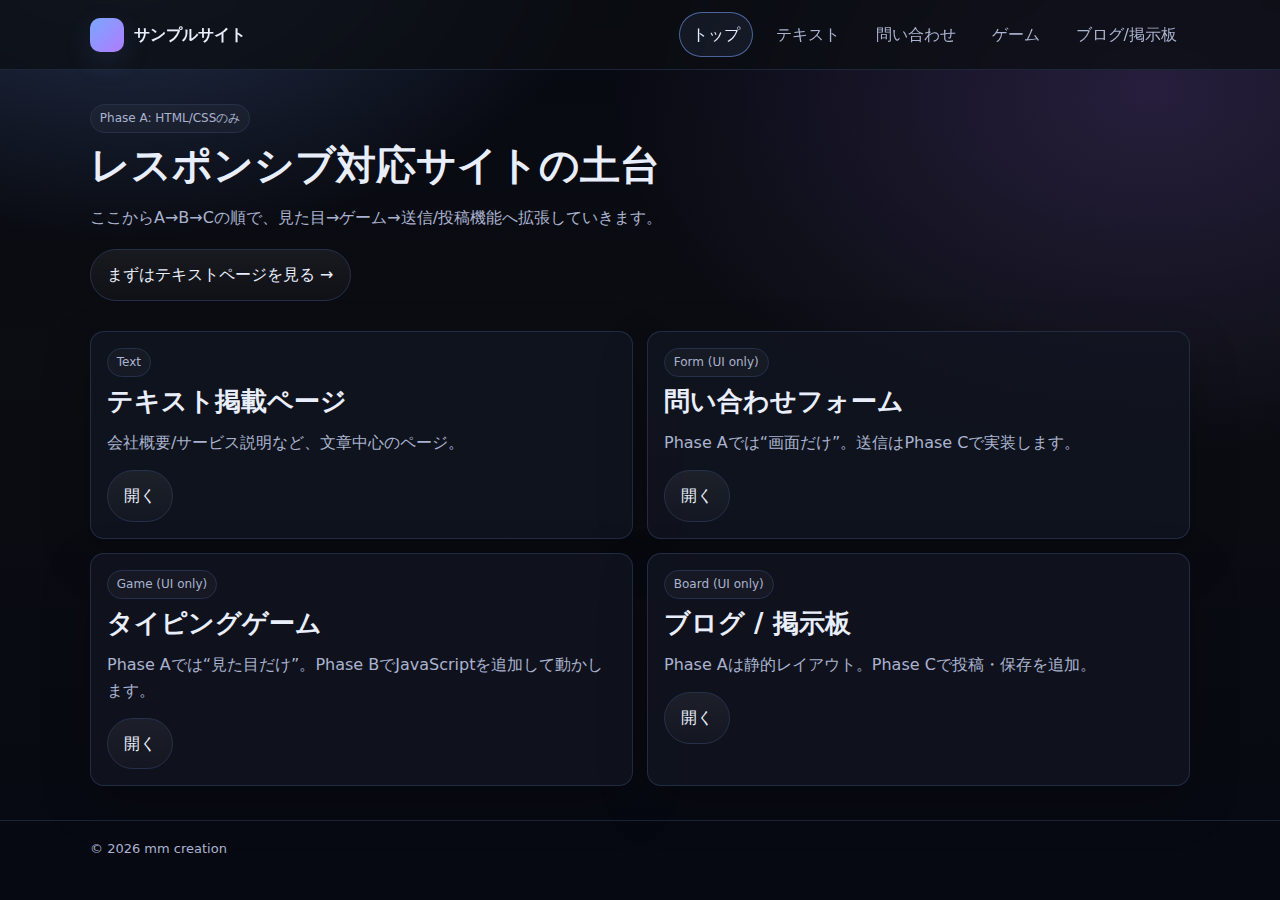
<file: index.html>
<!doctype html>
<html lang="ja">
<head>
  <meta charset="utf-8" />
  <meta name="viewport" content="width=device-width, initial-scale=1" />
  <title>サンプルサイト | トップ</title>
  <link rel="stylesheet" href="./css/style.css" />
</head>
<body>
  <header class="site-header">
    <div class="container header-inner">
      <a class="brand" href="./index.html">
        <span class="logo" aria-hidden="true"></span>
        <span>サンプルサイト</span>
      </a>
      <nav class="nav" aria-label="メインメニュー">
        <a href="./index.html" aria-current="page">トップ</a>
        <a href="./pages/about.html">テキスト</a>
        <a href="./pages/contact.html">問い合わせ</a>
        <a href="./pages/game.html">ゲーム</a>
        <a href="./pages/board.html">ブログ/掲示板</a>
      </nav>
    </div>
  </header>

  <main class="container">
    <section class="hero">
      <span class="badge">Phase A: HTML/CSSのみ</span>
      <h1>レスポンシブ対応サイトの土台</h1>
      <p>ここからA→B→Cの順で、見た目→ゲーム→送信/投稿機能へ拡張していきます。</p>
      <a class="btn" href="./pages/about.html">まずはテキストページを見る →</a>
    </section>

    <section class="grid" aria-label="ページ一覧">
      <article class="card">
        <span class="badge">Text</span>
        <h2>テキスト掲載ページ</h2>
        <p>会社概要/サービス説明など、文章中心のページ。</p>
        <div class="actions">
          <a class="btn" href="./pages/about.html">開く</a>
        </div>
      </article>

      <article class="card">
        <span class="badge">Form (UI only)</span>
        <h2>問い合わせフォーム</h2>
        <p>Phase Aでは“画面だけ”。送信はPhase Cで実装します。</p>
        <div class="actions">
          <a class="btn" href="./pages/contact.html">開く</a>
        </div>
      </article>

      <article class="card">
        <span class="badge">Game (UI only)</span>
        <h2>タイピングゲーム</h2>
        <p>Phase Aでは“見た目だけ”。Phase BでJavaScriptを追加して動かします。</p>
        <div class="actions">
          <a class="btn" href="./pages/game.html">開く</a>
        </div>
      </article>

      <article class="card">
        <span class="badge">Board (UI only)</span>
        <h2>ブログ / 掲示板</h2>
        <p>Phase Aは静的レイアウト。Phase Cで投稿・保存を追加。</p>
        <div class="actions">
          <a class="btn" href="./pages/board.html">開く</a>
        </div>
      </article>
    </section>
  </main>

  <footer class="site-footer">
    <div class="container">© <span id="y"></span> mm creation</div>
  </footer>

  <script>
    // 年だけ（見た目用。気になるならAでは消してOK）
    document.getElementById("y").textContent = new Date().getFullYear();
  </script>
</body>
</html>
</file>
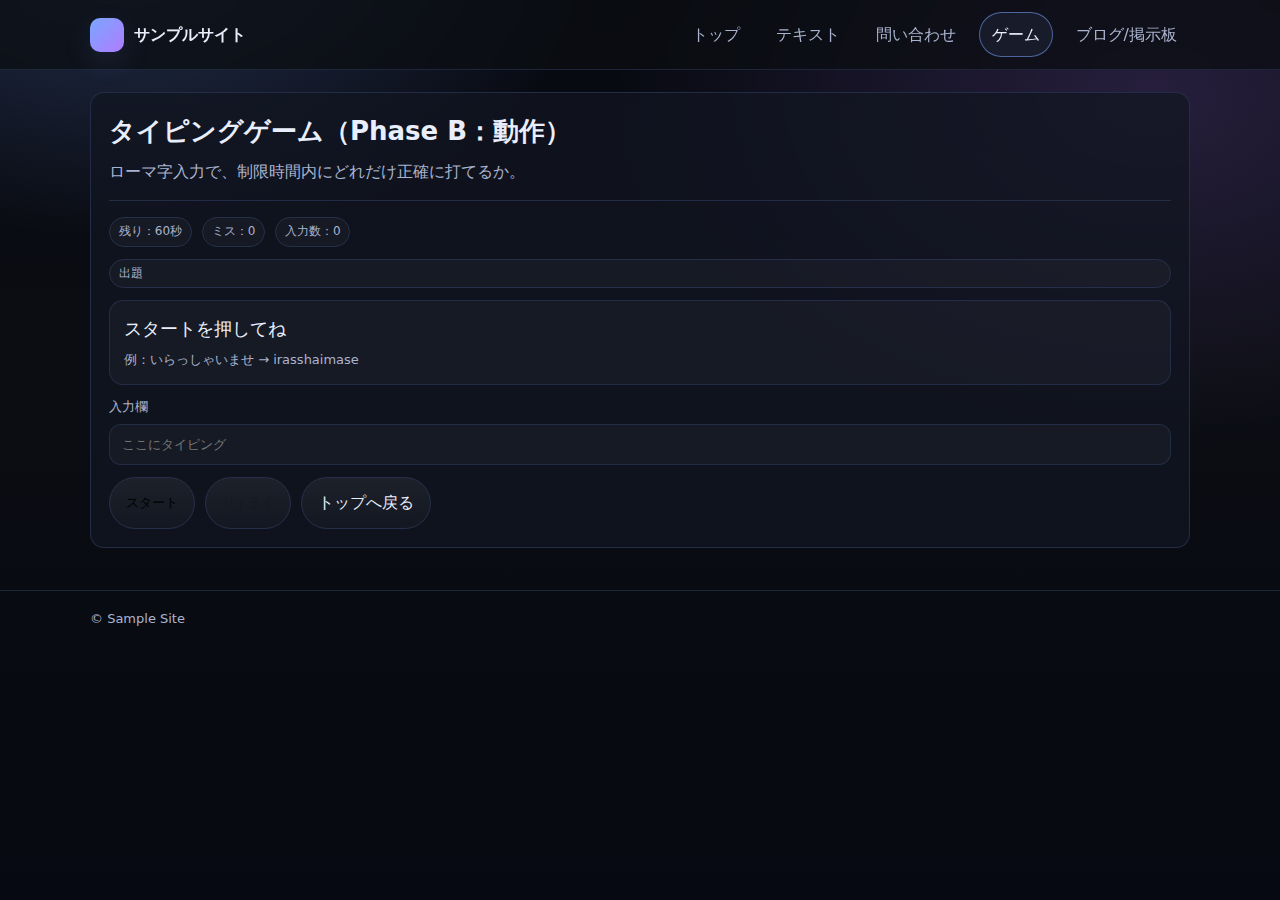
<file: game.html>
<!doctype html>
<html lang="ja">
<head>
  <meta charset="utf-8" />
  <meta name="viewport" content="width=device-width, initial-scale=1" />
  <title>サンプルサイト | ゲーム</title>
  <link rel="stylesheet" href="../css/style.css" />
</head>
<body>
  <header class="site-header">
    <div class="container header-inner">
      <a class="brand" href="../index.html">
        <span class="logo" aria-hidden="true"></span>
        <span>サンプルサイト</span>
      </a>
      <nav class="nav" aria-label="メインメニュー">
        <a href="../index.html">トップ</a>
        <a href="./about.html">テキスト</a>
        <a href="./contact.html">問い合わせ</a>
        <a href="./game.html" aria-current="page">ゲーム</a>
        <a href="./board.html">ブログ/掲示板</a>
      </nav>
    </div>
  </header>

  <main class="container page">
    <section class="panel">
      <h1>タイピングゲーム（Phase B：動作）</h1>
      <p>ローマ字入力で、制限時間内にどれだけ正確に打てるか。</p>

      <div class="hr"></div>

      <div style="display:grid; gap:12px;">
        <div style="display:flex; gap:10px; flex-wrap:wrap; align-items:center;">
          <span class="badge">残り：<span id="timeLeft">60</span>秒</span>
          <span class="badge">ミス：<span id="missCount">0</span></span>
          <span class="badge">入力数：<span id="typedCount">0</span></span>
        </div>

        <div class="badge">出題</div>
        <div class="panel" style="padding:14px; background: rgba(255,255,255,.03);">
          <div id="promptText" style="font-size: 18px;">スタートを押してね</div>
          <div style="color: var(--muted); font-size: 13px; margin-top:6px;">
            例：いらっしゃいませ → irasshaimase
          </div>
        </div>

        <div class="field">
          <label for="typeBox">入力欄</label>
          <input id="typeBox" type="text" placeholder="ここにタイピング" disabled />
        </div>

        <div id="resultBox" class="panel" style="display:none; padding:14px; background: rgba(255,255,255,.03);"></div>

        <div style="display:flex; gap:10px; flex-wrap:wrap;">
          <button class="btn" id="startBtn" type="button">スタート</button>
          <button class="btn" id="retryBtn" type="button" disabled>リトライ</button>
          <a class="btn" href="../index.html">トップへ戻る</a>
        </div>
      </div>
    </section>
  </main>

  <footer class="site-footer">
    <div class="container">© Sample Site</div>
  </footer>

  <script src="../js/game.js"></script>
</body>
</html>
</file>
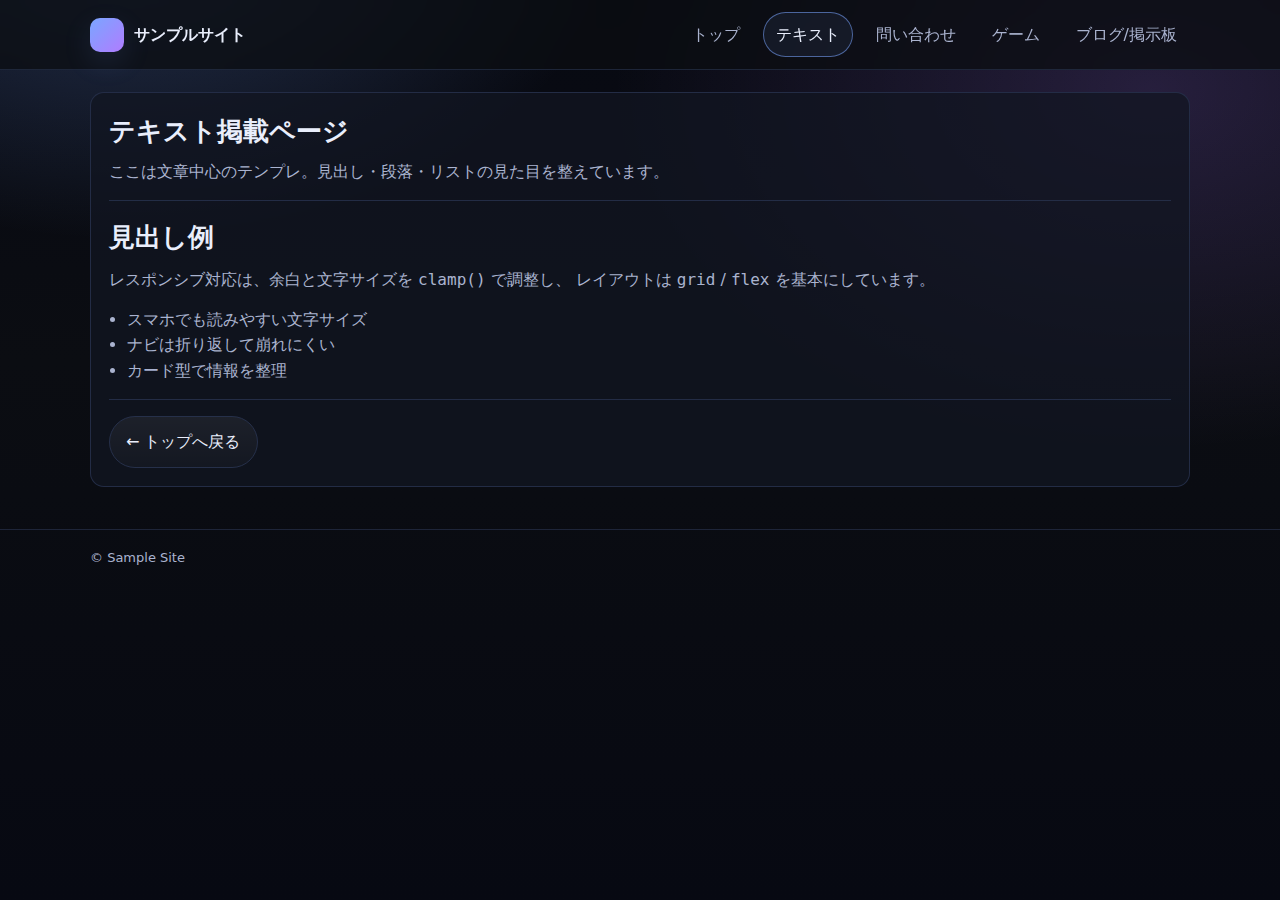
<file: pages/about.html>
<!doctype html>
<html lang="ja">
<head>
  <meta charset="utf-8" />
  <meta name="viewport" content="width=device-width, initial-scale=1" />
  <title>サンプルサイト | テキスト</title>
  <link rel="stylesheet" href="../css/style.css" />
</head>
<body>
  <header class="site-header">
    <div class="container header-inner">
      <a class="brand" href="../index.html">
        <span class="logo" aria-hidden="true"></span>
        <span>サンプルサイト</span>
      </a>
      <nav class="nav" aria-label="メインメニュー">
        <a href="../index.html">トップ</a>
        <a href="./about.html" aria-current="page">テキスト</a>
        <a href="./contact.html">問い合わせ</a>
        <a href="./game.html">ゲーム</a>
        <a href="./board.html">ブログ/掲示板</a>
      </nav>
    </div>
  </header>

  <main class="container page">
    <section class="panel">
      <h1>テキスト掲載ページ</h1>
      <p>ここは文章中心のテンプレ。見出し・段落・リストの見た目を整えています。</p>

      <div class="hr"></div>

      <h2 style="margin:0 0 8px; font-size: var(--h2);">見出し例</h2>
      <p>
        レスポンシブ対応は、余白と文字サイズを <code>clamp()</code> で調整し、
        レイアウトは <code>grid</code> / <code>flex</code> を基本にしています。
      </p>

      <ul style="margin:0; padding-left: 18px; color: var(--muted);">
        <li>スマホでも読みやすい文字サイズ</li>
        <li>ナビは折り返して崩れにくい</li>
        <li>カード型で情報を整理</li>
      </ul>

      <div class="hr"></div>

      <a class="btn" href="../index.html">← トップへ戻る</a>
    </section>
  </main>

  <footer class="site-footer">
    <div class="container">© Sample Site</div>
  </footer>
</body>
</html>
</file>
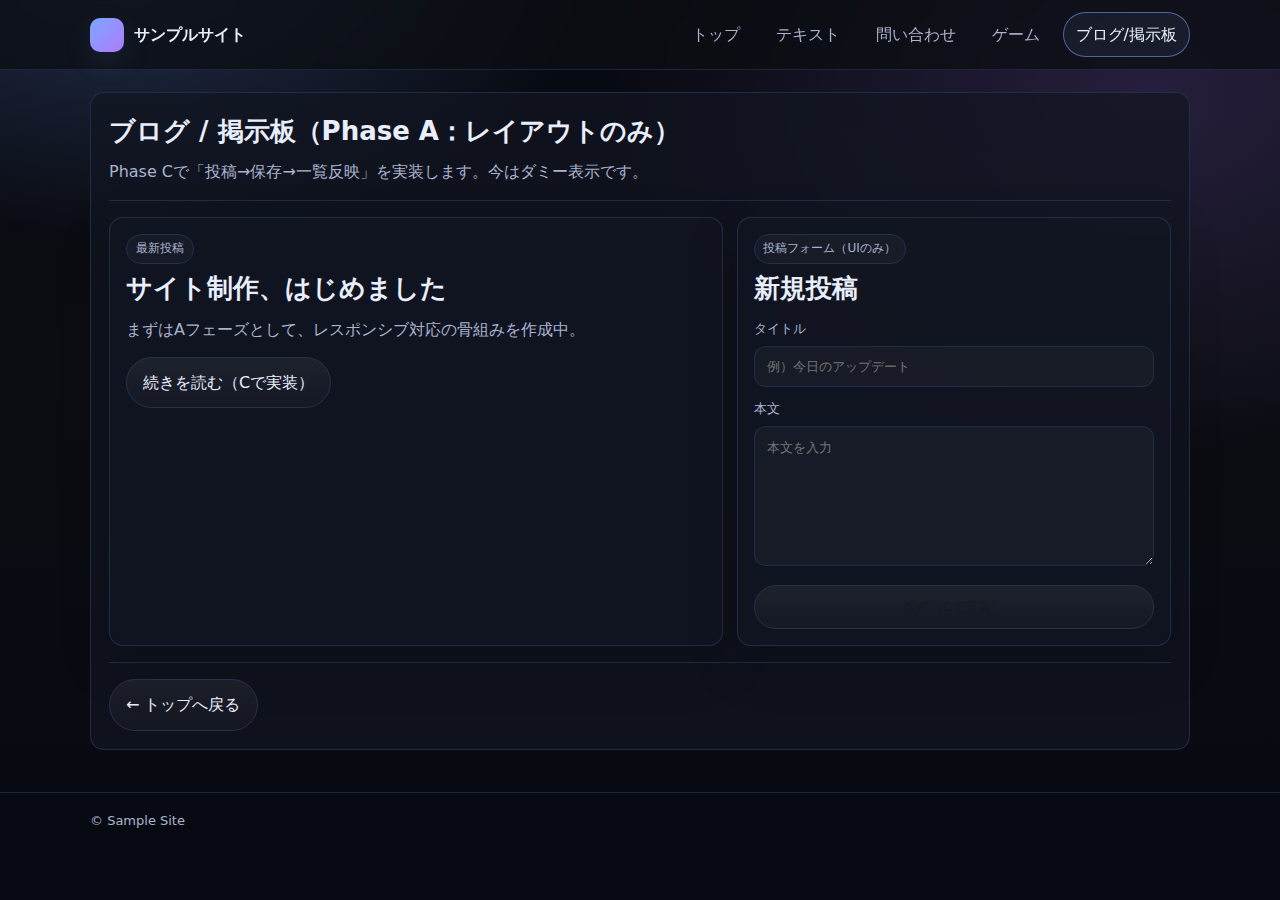
<file: pages/board.html>
<!doctype html>
<html lang="ja">
<head>
  <meta charset="utf-8" />
  <meta name="viewport" content="width=device-width, initial-scale=1" />
  <title>サンプルサイト | ブログ/掲示板</title>
  <link rel="stylesheet" href="../css/style.css" />
</head>
<body>
  <header class="site-header">
    <div class="container header-inner">
      <a class="brand" href="../index.html">
        <span class="logo" aria-hidden="true"></span>
        <span>サンプルサイト</span>
      </a>
      <nav class="nav" aria-label="メインメニュー">
        <a href="../index.html">トップ</a>
        <a href="./about.html">テキスト</a>
        <a href="./contact.html">問い合わせ</a>
        <a href="./game.html">ゲーム</a>
        <a href="./board.html" aria-current="page">ブログ/掲示板</a>
      </nav>
    </div>
  </header>

  <main class="container page">
    <section class="panel">
      <h1>ブログ / 掲示板（Phase A：レイアウトのみ）</h1>
      <p>Phase Cで「投稿→保存→一覧反映」を実装します。今はダミー表示です。</p>

      <div class="hr"></div>

      <div class="grid" style="padding:0;">
        <article class="card" style="grid-column: span 7;">
          <span class="badge">最新投稿</span>
          <h2>サイト制作、はじめました</h2>
          <p>まずはAフェーズとして、レスポンシブ対応の骨組みを作成中。</p>
          <div class="actions">
            <a class="btn" href="#">続きを読む（Cで実装）</a>
          </div>
        </article>

        <aside class="card" style="grid-column: span 5;">
          <span class="badge">投稿フォーム（UIのみ）</span>
          <h2>新規投稿</h2>
          <form class="form" action="#" method="post">
            <div class="field">
              <label for="title">タイトル</label>
              <input id="title" type="text" placeholder="例）今日のアップデート" disabled />
            </div>
            <div class="field">
              <label for="body">本文</label>
              <textarea id="body" placeholder="本文を入力" disabled></textarea>
            </div>
            <button class="btn" type="button" disabled>投稿（Cで実装）</button>
          </form>
        </aside>
      </div>

      <div class="hr"></div>
      <a class="btn" href="../index.html">← トップへ戻る</a>
    </section>
  </main>

  <footer class="site-footer">
    <div class="container">© Sample Site</div>
  </footer>
</body>
</html>
</file>
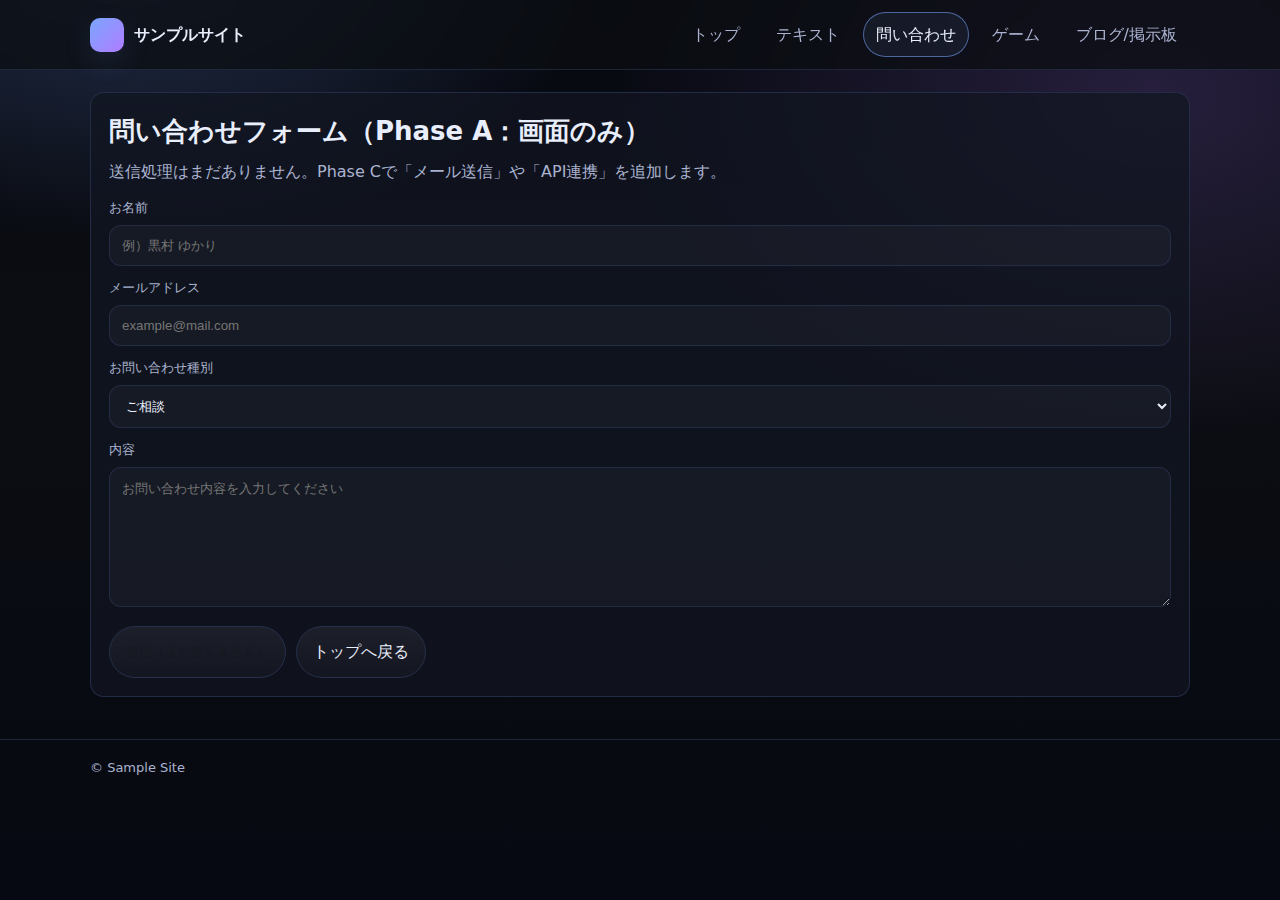
<file: pages/contact.html>
<!doctype html>
<html lang="ja">
<head>
  <meta charset="utf-8" />
  <meta name="viewport" content="width=device-width, initial-scale=1" />
  <title>サンプルサイト | 問い合わせ</title>
  <link rel="stylesheet" href="../css/style.css" />
</head>
<body>
  <header class="site-header">
    <div class="container header-inner">
      <a class="brand" href="../index.html">
        <span class="logo" aria-hidden="true"></span>
        <span>サンプルサイト</span>
      </a>
      <nav class="nav" aria-label="メインメニュー">
        <a href="../index.html">トップ</a>
        <a href="./about.html">テキスト</a>
        <a href="./contact.html" aria-current="page">問い合わせ</a>
        <a href="./game.html">ゲーム</a>
        <a href="./board.html">ブログ/掲示板</a>
      </nav>
    </div>
  </header>

  <main class="container page">
    <section class="panel">
      <h1>問い合わせフォーム（Phase A：画面のみ）</h1>
      <p>送信処理はまだありません。Phase Cで「メール送信」や「API連携」を追加します。</p>

      <form class="form" action="#" method="post">
        <div class="field">
          <label for="name">お名前</label>
          <input id="name" name="name" type="text" placeholder="例）黒村 ゆかり" />
        </div>

        <div class="field">
          <label for="email">メールアドレス</label>
          <input id="email" name="email" type="email" placeholder="example@mail.com" />
        </div>

        <div class="field">
          <label for="topic">お問い合わせ種別</label>
          <select id="topic" name="topic">
            <option>ご相談</option>
            <option>見積もり</option>
            <option>不具合報告</option>
            <option>その他</option>
          </select>
        </div>

        <div class="field">
          <label for="message">内容</label>
          <textarea id="message" name="message" placeholder="お問い合わせ内容を入力してください"></textarea>
        </div>

        <div style="display:flex; gap:10px; flex-wrap:wrap;">
          <button class="btn" type="button" disabled title="Phase Cで有効化します">送信（まだ使えません）</button>
          <a class="btn" href="../index.html">トップへ戻る</a>
        </div>
      </form>
    </section>
  </main>

  <footer class="site-footer">
    <div class="container">© Sample Site</div>
  </footer>
</body>
</html>
</file>
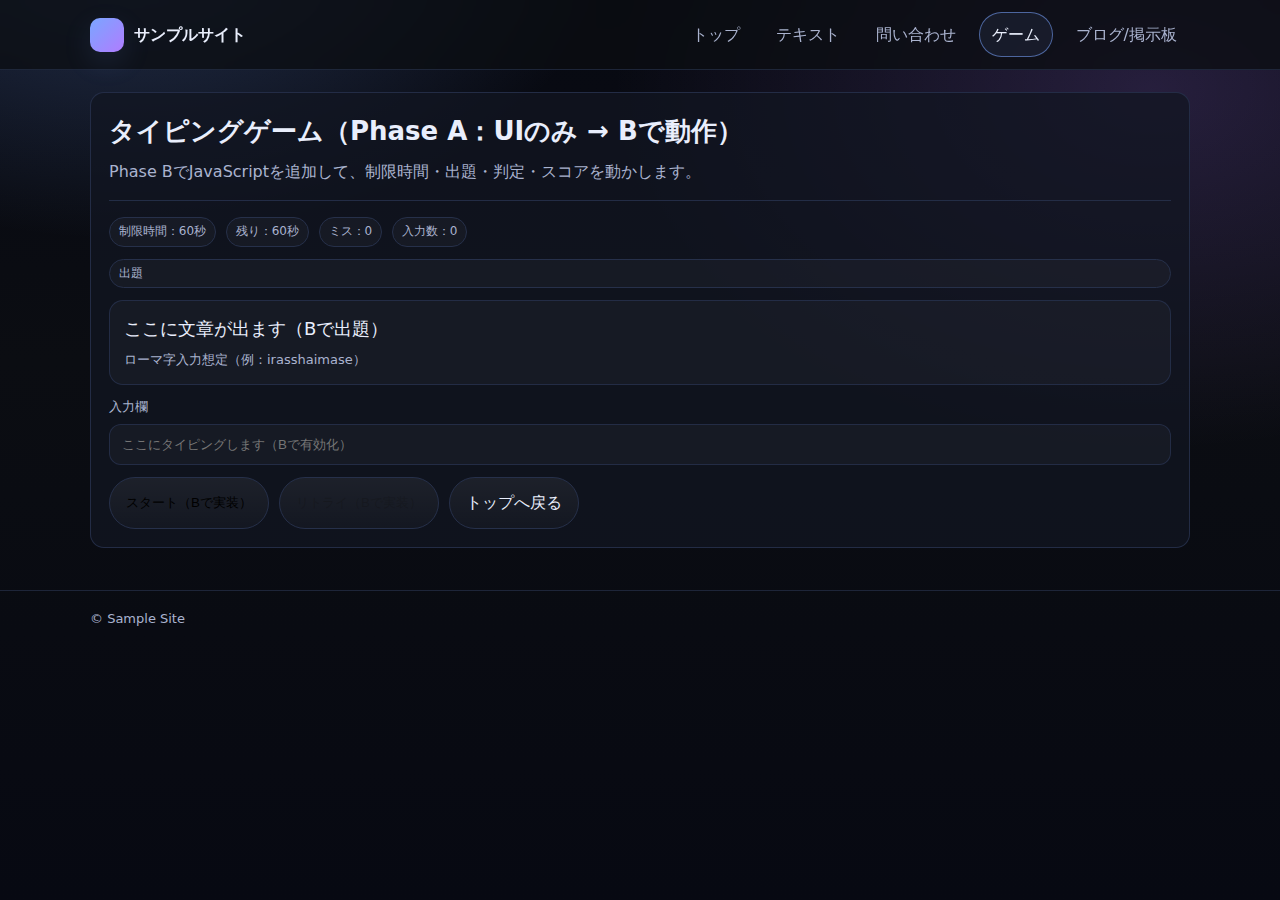
<file: pages/game.html>
<!doctype html>
<html lang="ja">
<head>
  <meta charset="utf-8" />
  <meta name="viewport" content="width=device-width, initial-scale=1" />
  <title>サンプルサイト | ゲーム</title>
  <link rel="stylesheet" href="../css/style.css" />
</head>
<body>
  <header class="site-header">
    <div class="container header-inner">
      <a class="brand" href="../index.html">
        <span class="logo" aria-hidden="true"></span>
        <span>サンプルサイト</span>
      </a>
      <nav class="nav" aria-label="メインメニュー">
        <a href="../index.html">トップ</a>
        <a href="./about.html">テキスト</a>
        <a href="./contact.html">問い合わせ</a>
        <a href="./game.html" aria-current="page">ゲーム</a>
        <a href="./board.html">ブログ/掲示板</a>
      </nav>
    </div>
  </header>

  <main class="container page">
  <section class="panel">
    <h1>タイピングゲーム（Phase A：UIのみ → Bで動作）</h1>
    <p>Phase BでJavaScriptを追加して、制限時間・出題・判定・スコアを動かします。</p>

    <div class="hr"></div>

    <div style="display:grid; gap:12px;">
      <div style="display:flex; gap:10px; flex-wrap:wrap; align-items:center;">
        <span class="badge">制限時間：<span id="timeLimit">60</span>秒</span>
        <span class="badge">残り：<span id="timeLeft">60</span>秒</span>
        <span class="badge">ミス：<span id="missCount">0</span></span>
        <span class="badge">入力数：<span id="typedCount">0</span></span>
      </div>

      <div class="badge">出題</div>
      <div class="panel" style="padding:14px; background: rgba(255,255,255,.03);">
        <div id="promptText" style="font-size: 18px;">
          ここに文章が出ます（Bで出題）
        </div>
        <div id="promptHint" style="color: var(--muted); font-size: 13px; margin-top:6px;">
          ローマ字入力想定（例：irasshaimase）
        </div>
      </div>

      <div class="field">
        <label for="typeBox">入力欄</label>
        <input id="typeBox" type="text" placeholder="ここにタイピングします（Bで有効化）" disabled />
      </div>

      <div id="resultBox" class="panel" style="display:none; padding:14px; background: rgba(255,255,255,.03);">
        <div style="font-size: 16px; font-weight: 700;">結果</div>
        <div style="color: var(--muted); font-size: 13px; margin-top:6px;">
          スコアなどをここに表示します（Bで実装）
        </div>
      </div>

      <div style="display:flex; gap:10px; flex-wrap:wrap;">
        <button class="btn" id="startBtn" type="button" disabled>スタート（Bで実装）</button>
        <button class="btn" id="retryBtn" type="button" disabled>リトライ（Bで実装）</button>
        <a class="btn" href="../index.html">トップへ戻る</a>
      </div>
    </div>
  </section>
</main>

  <footer class="site-footer">
    <div class="container">© Sample Site</div>
  </footer>
  <script src="../js/game.js"></script>
</body>
</html>
</file>
<file: css/style.css>
/* ====== Base ====== */
:root{
  --bg: #0b0d12;
  --panel: #121622;
  --text: #e9eefc;
  --muted: #aab3cf;
  --line: #26304a;
  --brand: #7aa6ff;
  --brand2:#b07cff;

  --radius: 14px;
  --max: 1100px;

  /* 画面幅に応じて自動で変わる余白＆文字サイズ */
  --pad: clamp(14px, 2vw, 22px);
  --h1: clamp(26px, 3.2vw, 40px);
  --h2: clamp(18px, 2.1vw, 26px);
  --p:  clamp(14px, 1.6vw, 16px);
}

*{ box-sizing: border-box; }
html,body{ height:100%; }
body{
  margin:0;
  font-family: ui-sans-serif, system-ui, -apple-system, "Segoe UI", "Noto Sans JP", sans-serif;
  color: var(--text);
  background:
    radial-gradient(900px 600px at 10% -10%, rgba(122,166,255,.28), transparent 55%),
    radial-gradient(900px 600px at 90% 10%, rgba(176,124,255,.18), transparent 60%),
    linear-gradient(180deg, #070912, #0b0d12 40%, #070912);
  line-height:1.6;
}

a{ color:inherit; text-decoration:none; }
img{ max-width:100%; display:block; }

.container{
  width: min(var(--max), calc(100% - var(--pad) * 2));
  margin: 0 auto;
}

.btn{
  display:inline-flex;
  align-items:center;
  justify-content:center;
  gap:.6rem;
  padding:.75rem 1rem;
  border:1px solid var(--line);
  border-radius: 999px;
  background: linear-gradient(180deg, rgba(255,255,255,.06), rgba(255,255,255,.02));
  transition: transform .12s ease, border-color .12s ease;
  white-space: nowrap;
}
.btn:hover{ transform: translateY(-1px); border-color: rgba(122,166,255,.6); }

.badge{
  display:inline-block;
  font-size:12px;
  color: var(--muted);
  border:1px solid var(--line);
  padding:.25rem .55rem;
  border-radius: 999px;
  background: rgba(255,255,255,.03);
}

/* ====== Header / Nav ====== */
.site-header{
  position: sticky;
  top:0;
  z-index: 10;
  backdrop-filter: blur(10px);
  background: rgba(11,13,18,.75);
  border-bottom: 1px solid rgba(38,48,74,.7);
}
.header-inner{
  display:flex;
  align-items:center;
  justify-content:space-between;
  padding: 12px 0;
  gap: 12px;
}
.brand{
  display:flex;
  align-items:center;
  gap: 10px;
  font-weight: 700;
}
.logo{
  width: 34px;
  height: 34px;
  border-radius: 10px;
  background: linear-gradient(135deg, var(--brand), var(--brand2));
  box-shadow: 0 10px 30px rgba(122,166,255,.12);
}

.nav{
  display:flex;
  gap: 10px;
  align-items:center;
  flex-wrap: wrap;
}
.nav a{
  padding: .55rem .75rem;
  border-radius: 999px;
  border: 1px solid transparent;
  color: var(--muted);
}
.nav a:hover{
  color: var(--text);
  border-color: rgba(38,48,74,.9);
  background: rgba(255,255,255,.03);
}
.nav a[aria-current="page"]{
  color: var(--text);
  border-color: rgba(122,166,255,.55);
  background: rgba(122,166,255,.08);
}

/* ====== Layout ====== */
.hero{
  padding: 34px 0 12px;
}
.hero h1{ font-size: var(--h1); margin: 0 0 8px; }
.hero p{ font-size: var(--p); color: var(--muted); margin: 0 0 18px; }

.grid{
  display:grid;
  grid-template-columns: repeat(12, 1fr);
  gap: 14px;
  padding: 18px 0 34px;
}
.card{
  grid-column: span 6;
  border: 1px solid rgba(38,48,74,.9);
  background: rgba(18,22,34,.75);
  border-radius: var(--radius);
  padding: 16px;
  box-shadow: 0 18px 50px rgba(0,0,0,.22);
}
.card h2{ font-size: var(--h2); margin: 4px 0 8px; }
.card p{ margin: 0 0 14px; color: var(--muted); font-size: var(--p); }
.card .actions{ display:flex; gap: 10px; flex-wrap: wrap; }

/* ====== Page content ====== */
.page{
  padding: 22px 0 42px;
}
.panel{
  border:1px solid rgba(38,48,74,.9);
  background: rgba(18,22,34,.75);
  border-radius: var(--radius);
  padding: 18px;
}
.panel h1{ font-size: var(--h2); margin: 0 0 6px; }
.panel p{ margin: 0 0 14px; color: var(--muted); font-size: var(--p); }

.form{
  display:grid;
  gap: 12px;
  margin-top: 10px;
}
.field label{
  display:block;
  font-size: 13px;
  color: var(--muted);
  margin-bottom: 6px;
}
.field input, .field textarea, .field select{
  width:100%;
  padding: 12px 12px;
  border-radius: 12px;
  border: 1px solid rgba(38,48,74,.9);
  background: rgba(255,255,255,.03);
  color: var(--text);
  outline: none;
}
.field textarea{ min-height: 140px; resize: vertical; }

.hr{
  height:1px;
  background: rgba(38,48,74,.9);
  margin: 16px 0;
}

.site-footer{
  border-top: 1px solid rgba(38,48,74,.7);
  color: var(--muted);
  padding: 18px 0 30px;
  font-size: 13px;
}

/* ====== Responsive ====== */
@media (max-width: 860px){
  .card{ grid-column: span 12; }
}
</file>
